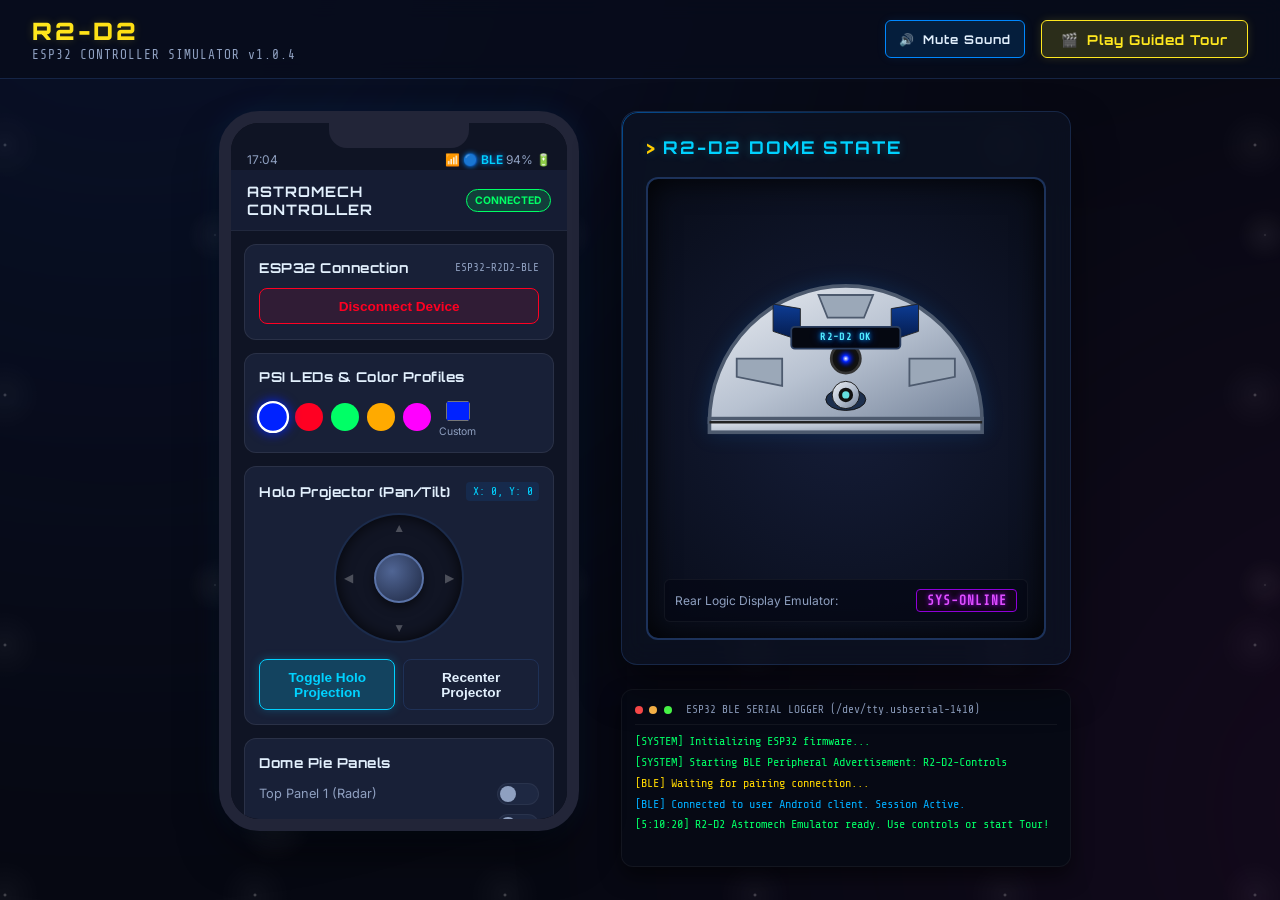
<file: r2d2-demo/index.html>
<!DOCTYPE html>
<html lang="en">
<head>
    <meta charset="UTF-8">
    <meta name="viewport" content="width=device-width, initial-scale=1.0">
    <title>R2-D2 ESP32 Controller - Interactive Demo</title>
    <link rel="stylesheet" href="style.css">
    <link rel="preconnect" href="https://fonts.googleapis.com">
    <link rel="preconnect" href="https://fonts.gstatic.com" crossorigin>
    <link href="https://fonts.googleapis.com/css2?family=Chhare+Mono&family=Inter:wght@300;400;600;700&family=Share+Tech+Mono&family=Orbitron:wght@400;700;900&display=swap" rel="stylesheet">
</head>
<body>
    <div class="stars-bg"></div>
    <div class="nebula-bg"></div>

    <header class="app-header">
        <div class="logo-area">
            <span class="starwars-font">R2-D2</span>
            <span class="subtitle">ESP32 CONTROLLER SIMULATOR v1.0.4</span>
        </div>
        <div class="top-controls">
            <button id="toggle-audio-btn" class="glow-btn small">
                <span class="icon">🔊</span> Mute Sound
            </button>
            <button id="start-walkthrough-btn" class="glow-btn highlight">
                <span class="icon">🎬</span> Play Guided Tour
            </button>
        </div>
    </header>

    <main class="dashboard-grid">
        <!-- LEFT: Android Smartphone Mockup -->
        <section class="phone-mockup-wrapper">
            <div class="phone-frame">
                <div class="phone-camera-notch"></div>
                <div class="phone-screen">
                    <div class="android-status-bar">
                        <span class="time">17:04</span>
                        <div class="icons">
                            <span class="network-icon">📶</span>
                            <span class="bluetooth-icon active" id="ble-indicator">🔵 BLE</span>
                            <span class="battery">94% 🔋</span>
                        </div>
                    </div>

                    <div class="app-nav">
                        <span class="app-title">ASTROMECH CONTROLLER</span>
                        <div class="connection-pill connected" id="connection-pill">CONNECTED</div>
                    </div>

                    <div class="app-content">
                        <!-- Connection Config -->
                        <div class="card connection-settings">
                            <div class="card-header">
                                <h3>ESP32 Connection</h3>
                                <span class="device-name">ESP32-R2D2-BLE</span>
                            </div>
                            <button id="connect-btn" class="app-btn connected-btn">Disconnect Device</button>
                        </div>

                        <!-- LED & PSI Colors -->
                        <div class="card color-settings">
                            <div class="card-header">
                                <h3>PSI LEDs & Color Profiles</h3>
                            </div>
                            <div class="color-options-grid">
                                <button class="color-preset-btn active" data-color="#0022ff" style="--btn-color: #0022ff;"></button>
                                <button class="color-preset-btn" data-color="#ff0022" style="--btn-color: #ff0022;"></button>
                                <button class="color-preset-btn" data-color="#00ff66" style="--btn-color: #00ff66;"></button>
                                <button class="color-preset-btn" data-color="#ffaa00" style="--btn-color: #ffaa00;"></button>
                                <button class="color-preset-btn" data-color="#ff00ff" style="--btn-color: #ff00ff;"></button>
                                <div class="color-picker-wrapper">
                                    <input type="color" id="custom-color-picker" value="#0022ff">
                                    <span>Custom</span>
                                </div>
                            </div>
                        </div>

                        <!-- Holo Projector D-Pad -->
                        <div class="card holo-settings">
                            <div class="card-header">
                                <h3>Holo Projector (Pan/Tilt)</h3>
                                <span class="badge" id="holo-coords">X: 0, Y: 0</span>
                            </div>
                            <div class="joystick-control-area">
                                <div class="joystick-ring">
                                    <div class="joystick-knob" id="joystick-knob"></div>
                                    <button class="joy-dir up" id="joy-up">▲</button>
                                    <button class="joy-dir right" id="joy-right">▶</button>
                                    <button class="joy-dir down" id="joy-down">▼</button>
                                    <button class="joy-dir left" id="joy-left">◀</button>
                                </div>
                                <div class="holo-actions">
                                    <button id="beam-btn" class="app-btn active-glowing">Toggle Holo Projection</button>
                                    <button id="reset-holo-btn" class="app-btn outline">Recenter Projector</button>
                                </div>
                            </div>
                        </div>

                        <!-- Pie Panel Utility Switches -->
                        <div class="card panels-settings">
                            <div class="card-header">
                                <h3>Dome Pie Panels</h3>
                            </div>
                            <div class="switches-grid">
                                <div class="switch-row">
                                    <span class="switch-label">Top Panel 1 (Radar)</span>
                                    <label class="switch">
                                        <input type="checkbox" id="panel-top1">
                                        <span class="slider"></span>
                                    </label>
                                </div>
                                <div class="switch-row">
                                    <span class="switch-label">Top Panel 2 (Scanner)</span>
                                    <label class="switch">
                                        <input type="checkbox" id="panel-top2">
                                        <span class="slider"></span>
                                    </label>
                                </div>
                                <div class="switch-row">
                                    <span class="switch-label">Rear Panel 1 (Saber Link)</span>
                                    <label class="switch">
                                        <input type="checkbox" id="panel-rear1">
                                        <span class="slider"></span>
                                    </label>
                                </div>
                            </div>
                        </div>

                        <!-- Logic Display Messages -->
                        <div class="card logic-settings">
                            <div class="card-header">
                                <h3>Logic Display Text</h3>
                            </div>
                            <div class="input-group">
                                <label for="front-logic-input">Front Logic Display</label>
                                <input type="text" id="front-logic-input" value="R2-D2 OK" maxlength="16" placeholder="Enter text to display...">
                            </div>
                            <div class="input-group">
                                <label for="rear-logic-input">Rear Logic Display</label>
                                <input type="text" id="rear-logic-input" value="SYS-ONLINE" maxlength="16" placeholder="Enter text to display...">
                            </div>
                        </div>
                    </div>
                </div>
            </div>
        </section>

        <!-- RIGHT: Interactive R2-D2 Simulator & Console -->
        <section class="simulator-wrapper">
            <!-- Simulated R2-D2 Head Display -->
            <div class="r2d2-sim-card">
                <div class="glow-rim"></div>
                <h2 class="card-title"><span class="terminal-prompt">&gt;</span> R2-D2 DOME STATE</h2>
                
                <div class="r2d2-viewport">
                    <!-- SVG Vector Model of R2-D2 Dome -->
                    <svg id="r2d2-svg" viewBox="0 0 400 400" xmlns="http://www.w3.org/2000/svg">
                        <defs>
                            <!-- Metallic gradients -->
                            <linearGradient id="dome-grad" x1="0%" y1="0%" x2="100%" y2="100%">
                                <stop offset="0%" stop-color="#eaedf2" />
                                <stop offset="50%" stop-color="#b8c2d1" />
                                <stop offset="100%" stop-color="#738299" />
                            </linearGradient>
                            <linearGradient id="blue-metal" x1="0%" y1="0%" x2="0%" y2="100%">
                                <stop offset="0%" stop-color="#0d3c94" />
                                <stop offset="100%" stop-color="#041a4a" />
                            </linearGradient>
                            <radialGradient id="psi-glow" cx="50%" cy="50%" r="50%">
                                <stop offset="0%" stop-color="#ffffff" />
                                <stop offset="30%" id="psi-glow-mid" stop-color="#0022ff" />
                                <stop offset="100%" stop-color="#000000" stop-opacity="0" />
                            </radialGradient>
                            <radialGradient id="holo-light" cx="50%" cy="50%" r="50%">
                                <stop offset="0%" stop-color="#ffffff" stop-opacity="0.9" />
                                <stop offset="40%" stop-color="#64dfdf" stop-opacity="0.6" />
                                <stop offset="100%" stop-color="#64dfdf" stop-opacity="0" />
                            </radialGradient>
                        </defs>

                        <!-- Dome Main Body -->
                        <path d="M 50 250 A 150 150 0 0 1 350 250 Z" fill="url(#dome-grad)" stroke="#4d5a6e" stroke-width="4" />
                        <rect x="50" y="246" width="300" height="15" fill="url(#dome-grad)" stroke="#4d5a6e" stroke-width="4" />
                        
                        <!-- Dome Panels and Blue Inlays -->
                        <path d="M 120 120 L 150 125 L 150 160 L 120 150 Z" fill="url(#blue-metal)" stroke="#222" />
                        <path d="M 250 125 L 280 120 L 280 150 L 250 160 Z" fill="url(#blue-metal)" stroke="#222" />
                        
                        <!-- Dynamic Pie Panel 1 (Top Left) -->
                        <g id="pie-panel-top1-group">
                            <path id="pie-panel-top1" d="M 80 180 L 130 180 L 130 210 L 80 200 Z" fill="#9ba8b8" stroke="#4d5a6e" stroke-width="2" class="panel-flap" />
                            <!-- Simulated Scanner Inside -->
                            <rect id="scanner-interior" x="85" y="185" width="40" height="15" fill="#111" class="hidden-device" />
                            <circle id="scanner-led" cx="105" cy="192" r="3" fill="#ff0000" class="hidden-device blinking" />
                        </g>

                        <!-- Dynamic Pie Panel 2 (Top Right) -->
                        <g id="pie-panel-top2-group">
                            <path id="pie-panel-top2" d="M 270 180 L 320 180 L 320 200 L 270 210 Z" fill="#9ba8b8" stroke="#4d5a6e" stroke-width="2" class="panel-flap" />
                            <!-- Simulated Radar Inside -->
                            <polygon id="radar-interior" points="280,205 295,185 310,205" fill="#ffd000" class="hidden-device" />
                        </g>

                        <!-- Dynamic Pie Panel 3 (Rear / Center High) -->
                        <g id="pie-panel-rear1-group">
                            <path id="pie-panel-rear1" d="M 170 110 L 230 110 L 220 135 L 180 135 Z" fill="#9ba8b8" stroke="#4d5a6e" stroke-width="2" class="panel-flap" />
                        </g>

                        <!-- Main LED (PSI) Status Display -->
                        <circle cx="200" cy="180" r="16" fill="#111" stroke="#333" stroke-width="3" />
                        <circle id="psi-led-light" cx="200" cy="180" r="12" fill="url(#psi-glow)" />

                        <!-- Front Logic Display Matrix Display -->
                        <rect x="140" y="145" width="120" height="24" fill="#050811" rx="4" stroke="#2a3d5e" stroke-width="2" />
                        <foreignObject x="142" y="147" width="116" height="20">
                            <div xmlns="http://www.w3.org/1999/xhtml" class="matrix-text" id="front-logic-matrix">
                                R2-D2 OK
                            </div>
                        </foreignObject>

                        <!-- Holo Projector Unit (Pan/Tilt) -->
                        <g id="holo-projector-assembly" transform="translate(0, 0)">
                            <!-- Base Socket -->
                            <ellipse cx="200" cy="225" rx="22" ry="12" fill="#1d2f4d" stroke="#111" />
                            <!-- Moving Projector Eyeball -->
                            <g id="holo-eye">
                                <circle cx="200" cy="220" r="15" fill="url(#dome-grad)" stroke="#111" />
                                <circle cx="200" cy="220" r="8" fill="#111" />
                                <circle id="holo-lens-glow" cx="200" cy="220" r="4" fill="#64dfdf" />
                            </g>
                            <!-- Projection Beam Ray -->
                            <polygon id="holo-beam-ray" points="200,220 100,380 300,380" fill="url(#holo-light)" style="mix-blend-mode: screen; pointer-events: none; opacity: 0;" />
                        </g>

                        <!-- Frame Details -->
                        <line x1="50" y1="250" x2="350" y2="250" stroke="#222" stroke-width="3" />
                    </svg>

                    <!-- Overlay information display of rear logic display (not visible directly on R2's face) -->
                    <div class="rear-logic-monitor">
                        <span class="label">Rear Logic Display Emulator:</span>
                        <div class="rear-matrix" id="rear-logic-matrix">SYS-ONLINE</div>
                    </div>
                </div>
            </div>

            <!-- ESP32 Console Panel -->
            <div class="esp32-console-card">
                <div class="console-header">
                    <span class="dot red"></span>
                    <span class="dot yellow"></span>
                    <span class="dot green"></span>
                    <span class="terminal-title">ESP32 BLE SERIAL LOGGER (/dev/tty.usbserial-1410)</span>
                </div>
                <div class="console-body" id="console-logs">
                    <div class="line green">[SYSTEM] Initializing ESP32 firmware...</div>
                    <div class="line green">[SYSTEM] Starting BLE Peripheral Advertisement: R2-D2-Controls</div>
                    <div class="line yellow">[BLE] Waiting for pairing connection...</div>
                    <div class="line blue">[BLE] Connected to user Android client. Session Active.</div>
                </div>
            </div>
        </section>
    </main>

    <!-- Guided Walkthrough Video Simulator Overlay Control -->
    <footer class="walkthrough-control-bar" id="walkthrough-bar" style="display: none;">
        <div class="timeline-progress-container">
            <div class="timeline-bar" id="timeline-bar"></div>
        </div>
        <div class="control-row">
            <div class="info">
                <span class="status-badge">GUIDED DEMO</span>
                <p class="walkthrough-instruction" id="walkthrough-instruction">Welcome! Press play to begin the demonstration.</p>
            </div>
            <div class="action-buttons">
                <button id="wt-prev" class="wt-btn">◀ Prev</button>
                <button id="wt-play-pause" class="wt-btn highlight">Play</button>
                <button id="wt-next" class="wt-btn">Next ▶</button>
                <button id="wt-close" class="wt-btn outline">Exit Tour</button>
            </div>
        </div>
    </footer>

    <!-- Interactive Projection Screen (Hologram target) -->
    <div id="hologram-screen" class="hologram-overlay">
        <div class="holo-content">
            <div class="holo-static"></div>
            <div class="holo-flicker"></div>
            <div class="holo-message">
                <h3 class="holo-title">PROJECTING ARCHIVE DATA</h3>
                <pre class="holo-art">
     /\_/\
    ( o.o )   - "HELP ME OBI-WAN,
     > ^ <     YOU'RE MY ONLY HOPE!"
                </pre>
                <p class="holo-details">File: leia_message.holo [Size: 14.8MB]</p>
            </div>
        </div>
    </div>

    <script src="app.js"></script>
</body>
</html>
</file>
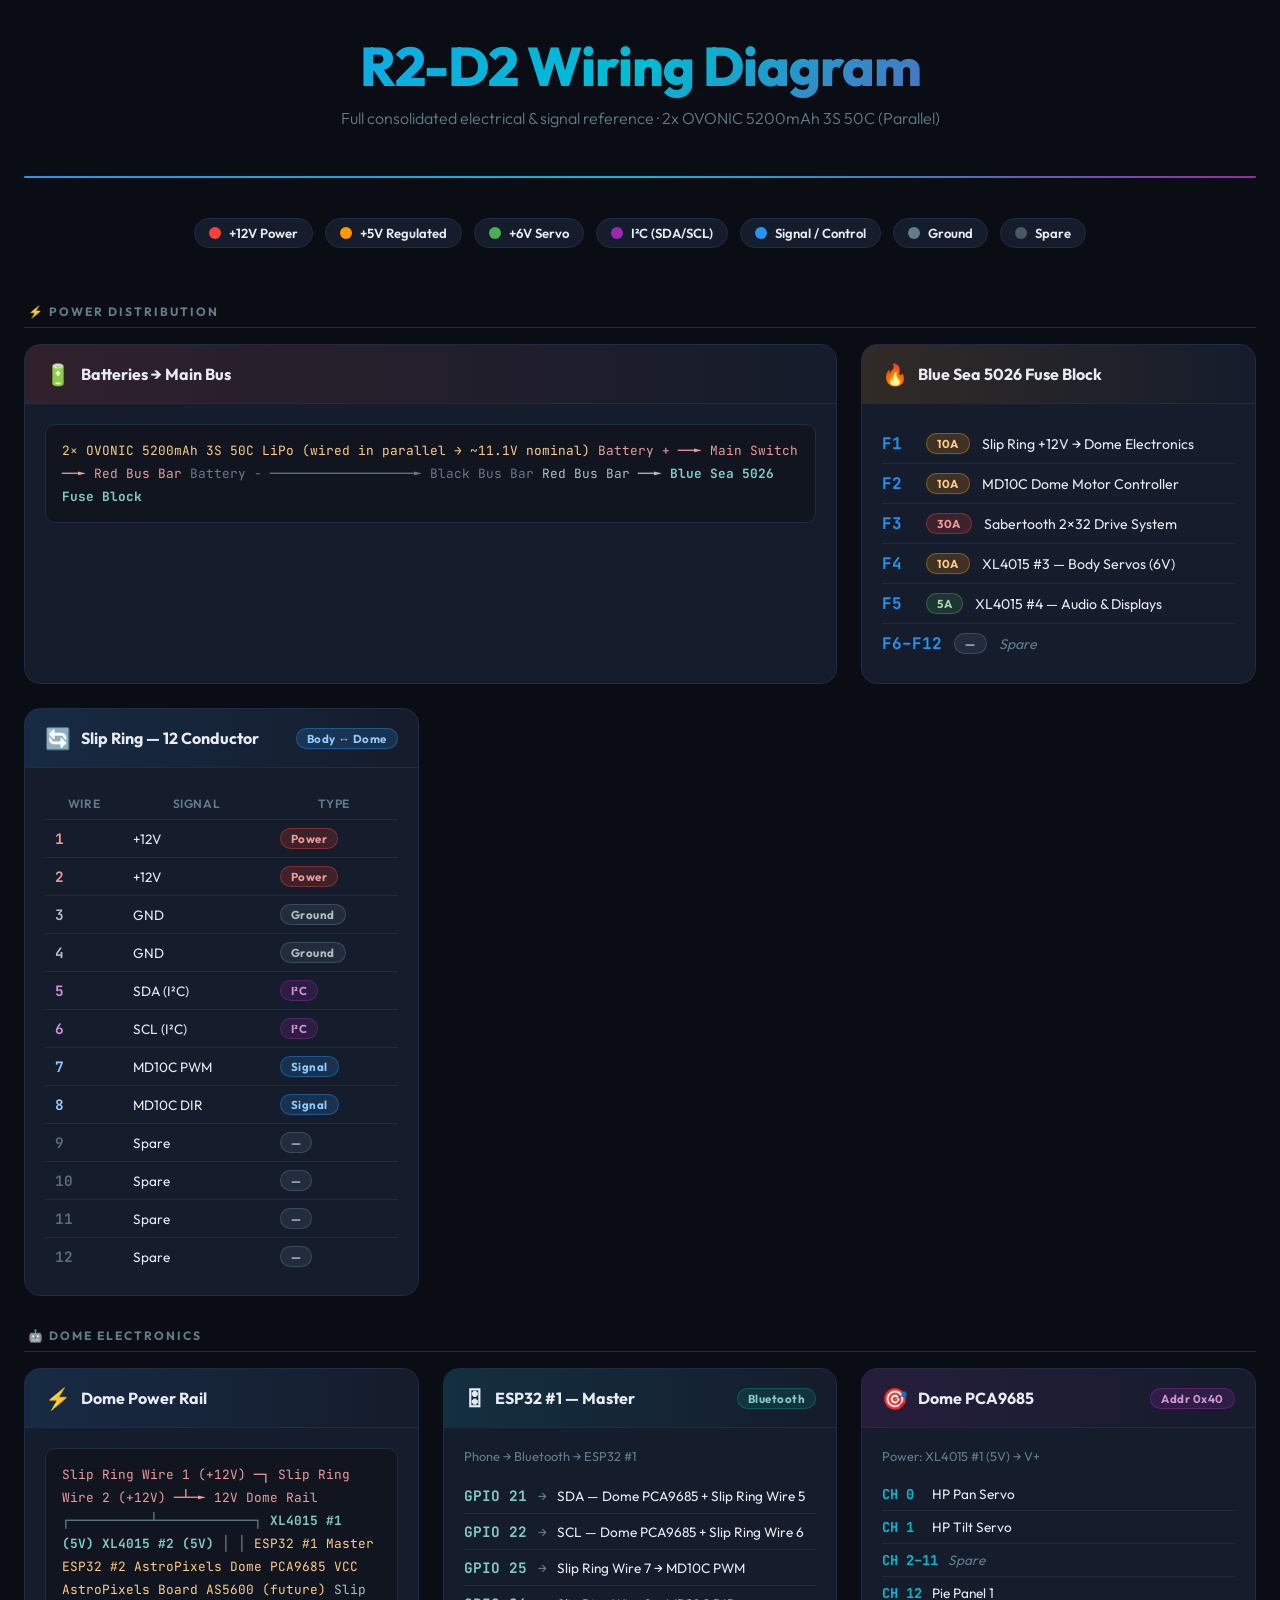
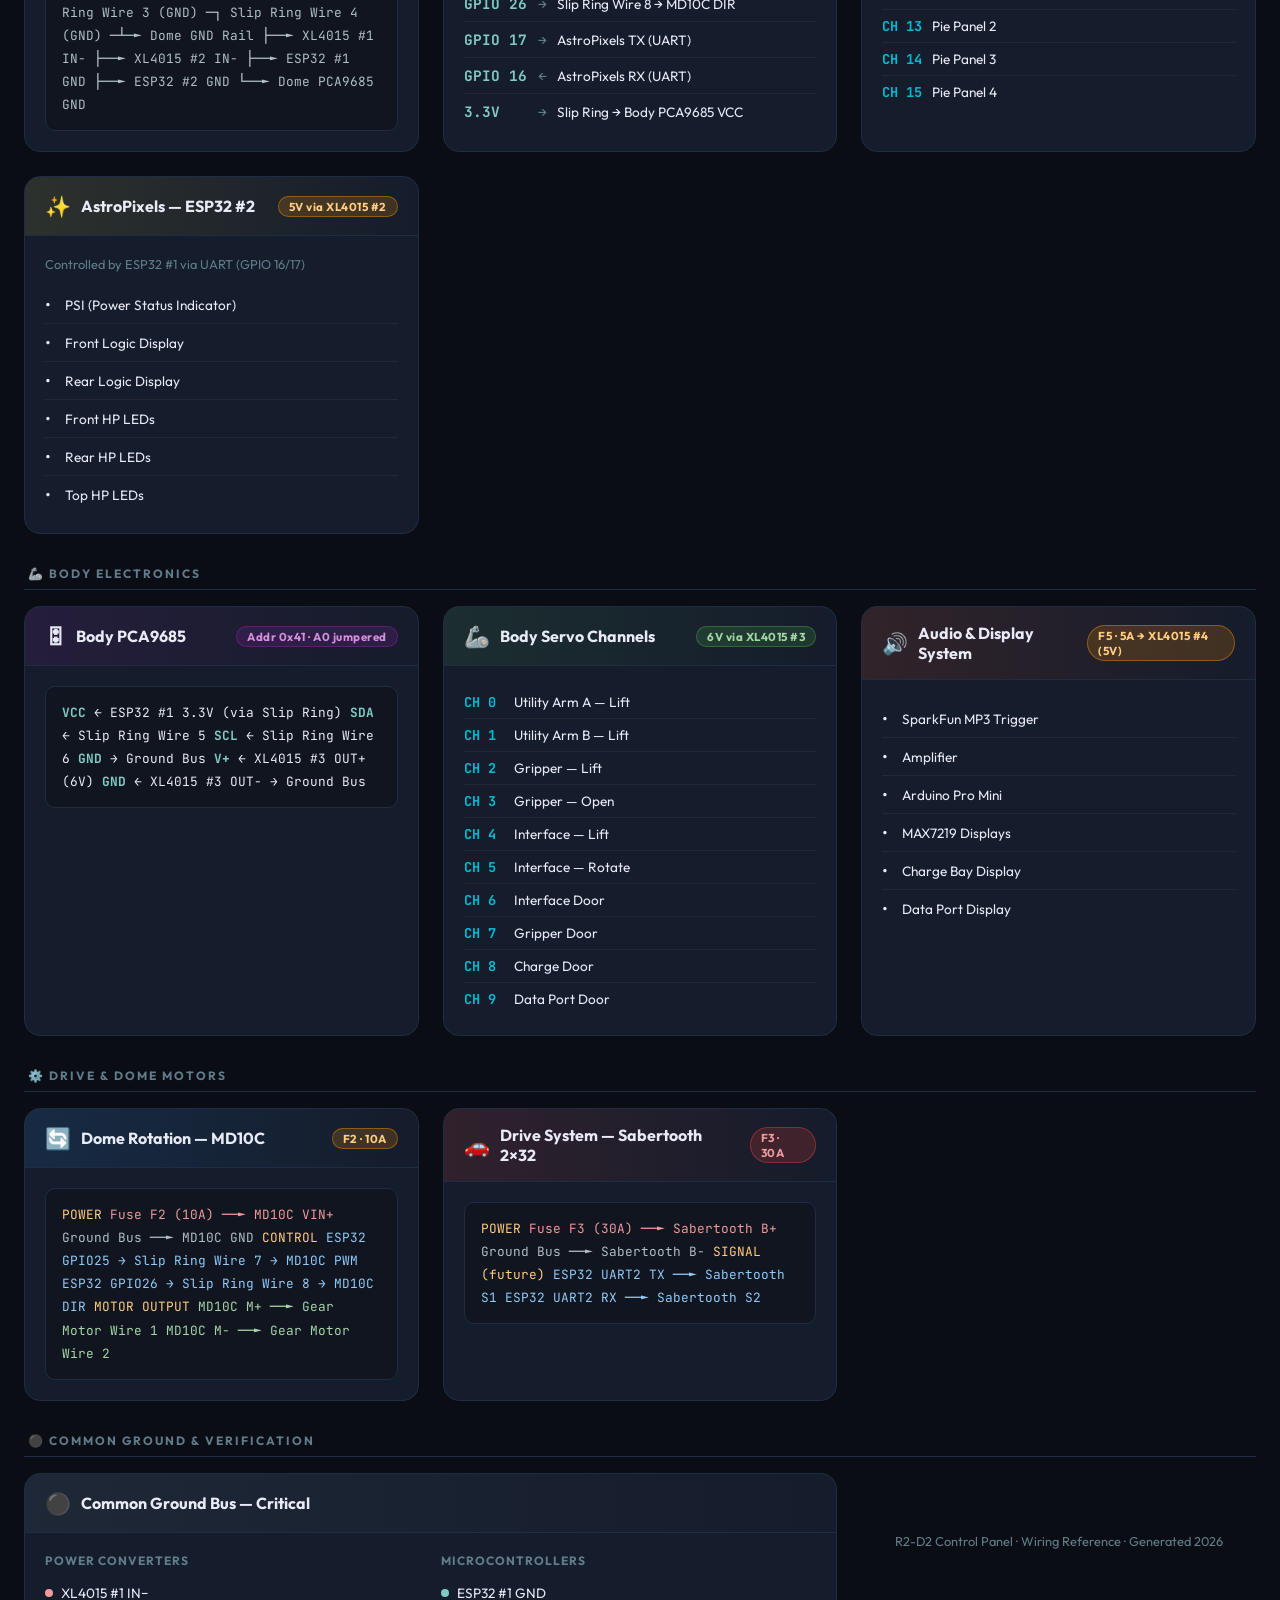
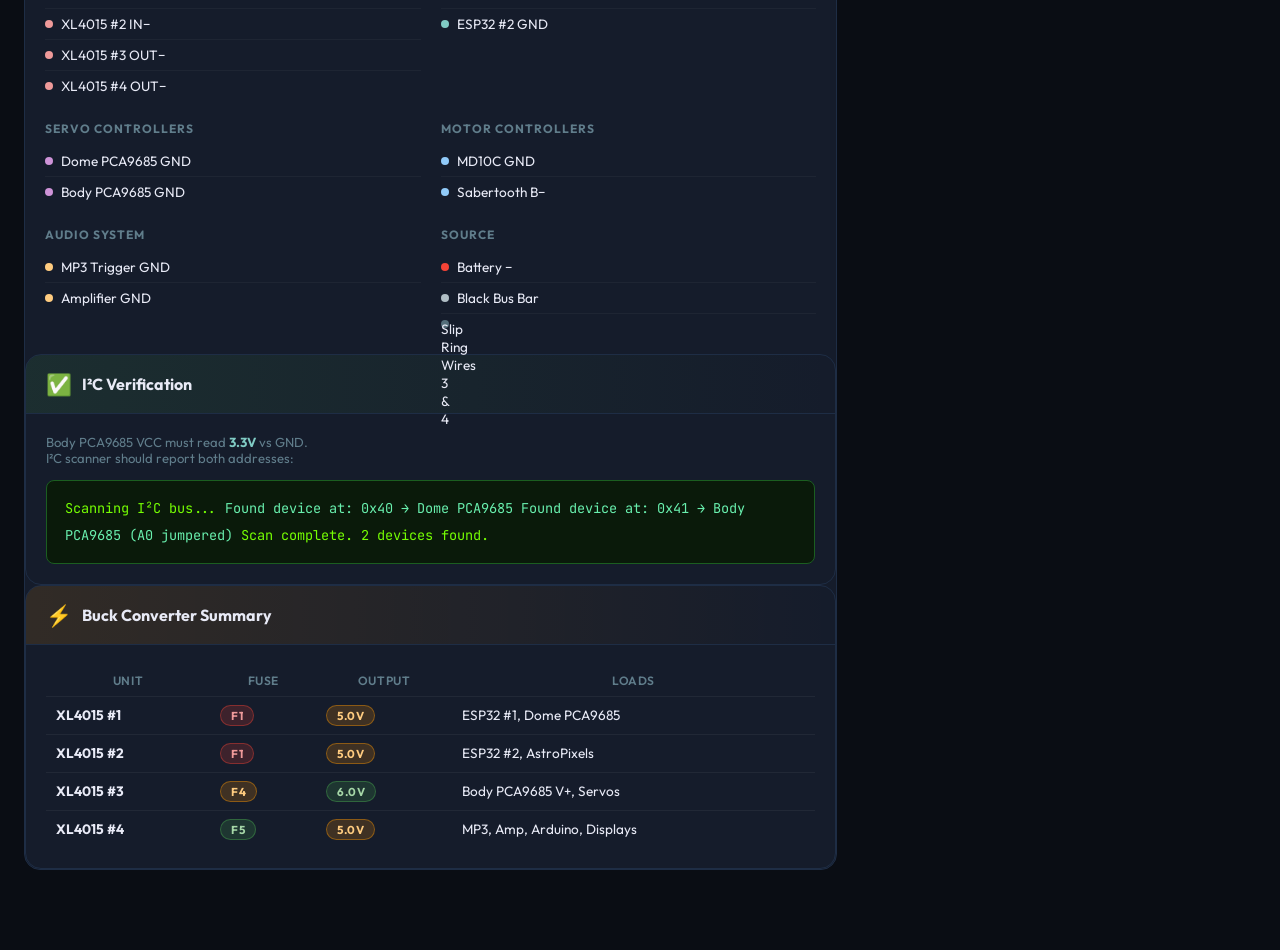
<file: r2d2-wiring.html>
<!DOCTYPE html>
<html lang="en">
<head>
  <meta charset="UTF-8" />
  <meta name="viewport" content="width=device-width, initial-scale=1.0"/>
  <title>R2-D2 Wiring Diagram</title>
  <style>
    @import url('https://fonts.googleapis.com/css2?family=JetBrains+Mono:wght@400;600;700&family=Outfit:wght@300;400;600;700;800&display=swap');

    :root {
      --bg:        #0a0d14;
      --surface:   #10151f;
      --card:      #151c2b;
      --border:    #1e2d45;
      --accent:    #2196f3;
      --accent2:   #00bcd4;
      --warn:      #ff9800;
      --danger:    #f44336;
      --success:   #4caf50;
      --purple:    #9c27b0;
      --teal:      #009688;
      --text:      #e8eaf6;
      --muted:     #607d8b;
      --wire-12v:  #f44336;
      --wire-gnd:  #212121;
      --wire-sig:  #2196f3;
      --wire-i2c:  #9c27b0;
      --wire-pwr5: #ff9800;
      --wire-pwr6: #4caf50;
    }

    * { box-sizing: border-box; margin: 0; padding: 0; }

    body {
      background: var(--bg);
      color: var(--text);
      font-family: 'Outfit', sans-serif;
      min-height: 100vh;
      padding: 32px 24px 80px;
    }

    /* ─── HEADER ─────────────────────────────────────────── */
    header {
      text-align: center;
      margin-bottom: 48px;
    }
    header h1 {
      font-size: clamp(2rem, 5vw, 3.4rem);
      font-weight: 800;
      background: linear-gradient(135deg, #2196f3, #00bcd4, #9c27b0);
      -webkit-background-clip: text;
      -webkit-text-fill-color: transparent;
      background-clip: text;
      letter-spacing: -1px;
    }
    header p {
      color: var(--muted);
      margin-top: 8px;
      font-size: 1rem;
      font-weight: 300;
    }

    /* ─── LEGEND ─────────────────────────────────────────── */
    .legend {
      display: flex;
      flex-wrap: wrap;
      gap: 12px;
      justify-content: center;
      margin-bottom: 48px;
    }
    .legend-item {
      display: flex;
      align-items: center;
      gap: 8px;
      background: var(--card);
      border: 1px solid var(--border);
      border-radius: 20px;
      padding: 6px 14px;
      font-size: 0.82rem;
      font-weight: 600;
    }
    .legend-dot {
      width: 12px; height: 12px;
      border-radius: 50%;
    }

    /* ─── GRID LAYOUT ────────────────────────────────────── */
    .diagram-grid {
      display: grid;
      grid-template-columns: repeat(auto-fill, minmax(340px, 1fr));
      gap: 24px;
      max-width: 1400px;
      margin: 0 auto;
    }

    /* wide sections */
    .span2 { grid-column: span 2; }
    @media (max-width: 720px) { .span2 { grid-column: span 1; } }

    /* ─── CARD ───────────────────────────────────────────── */
    .card {
      background: var(--card);
      border: 1px solid var(--border);
      border-radius: 16px;
      overflow: hidden;
      transition: box-shadow 0.25s;
    }
    .card:hover {
      box-shadow: 0 0 0 1px var(--accent), 0 8px 32px rgba(33,150,243,0.12);
    }
    .card-header {
      display: flex;
      align-items: center;
      gap: 10px;
      padding: 16px 20px;
      border-bottom: 1px solid var(--border);
      font-weight: 700;
      font-size: 1rem;
    }
    .card-header .icon { font-size: 1.3rem; }
    .card-body { padding: 20px; }

    /* ─── CHIP / BADGE ───────────────────────────────────── */
    .badge {
      display: inline-block;
      padding: 2px 10px;
      border-radius: 20px;
      font-size: 0.72rem;
      font-weight: 700;
      letter-spacing: 0.5px;
    }
    .badge-red    { background: rgba(244,67,54,.18);  color: #ef9a9a; border: 1px solid rgba(244,67,54,.4);  }
    .badge-blue   { background: rgba(33,150,243,.18); color: #90caf9; border: 1px solid rgba(33,150,243,.4); }
    .badge-green  { background: rgba(76,175,80,.18);  color: #a5d6a7; border: 1px solid rgba(76,175,80,.4);  }
    .badge-orange { background: rgba(255,152,0,.18);  color: #ffcc80; border: 1px solid rgba(255,152,0,.4);  }
    .badge-purple { background: rgba(156,39,176,.18); color: #ce93d8; border: 1px solid rgba(156,39,176,.4); }
    .badge-teal   { background: rgba(0,150,136,.18);  color: #80cbc4; border: 1px solid rgba(0,150,136,.4);  }
    .badge-gray   { background: rgba(96,125,139,.18); color: #b0bec5; border: 1px solid rgba(96,125,139,.4); }

    /* ─── WIRE TABLE ─────────────────────────────────────── */
    .wire-table { width: 100%; border-collapse: collapse; }
    .wire-table td, .wire-table th {
      padding: 8px 10px;
      border-bottom: 1px solid rgba(255,255,255,0.05);
      font-size: 0.85rem;
    }
    .wire-table th {
      color: var(--muted);
      font-size: 0.75rem;
      font-weight: 600;
      text-transform: uppercase;
      letter-spacing: 0.6px;
    }
    .wire-table tr:last-child td { border-bottom: none; }
    .wire-num {
      font-family: 'JetBrains Mono', monospace;
      font-weight: 700;
      font-size: 0.9rem;
    }

    /* ─── FUSE TABLE ─────────────────────────────────────── */
    .fuse-row {
      display: flex;
      align-items: center;
      gap: 12px;
      padding: 9px 0;
      border-bottom: 1px solid rgba(255,255,255,0.05);
    }
    .fuse-row:last-child { border-bottom: none; }
    .fuse-id {
      font-family: 'JetBrains Mono', monospace;
      font-weight: 700;
      color: var(--accent);
      min-width: 32px;
    }
    .fuse-desc { flex: 1; font-size: 0.88rem; }
    .fuse-spare { color: var(--muted); font-style: italic; }

    /* ─── GPIO TABLE ─────────────────────────────────────── */
    .gpio-row {
      display: flex;
      align-items: center;
      gap: 10px;
      padding: 8px 0;
      border-bottom: 1px solid rgba(255,255,255,0.05);
      font-size: 0.85rem;
    }
    .gpio-row:last-child { border-bottom: none; }
    .gpio-pin {
      font-family: 'JetBrains Mono', monospace;
      font-weight: 700;
      font-size: 0.9rem;
      color: #80cbc4;
      min-width: 64px;
    }
    .arrow { color: var(--muted); }

    /* ─── CHANNEL LIST ───────────────────────────────────── */
    .ch-row {
      display: flex;
      align-items: center;
      gap: 10px;
      padding: 7px 0;
      border-bottom: 1px solid rgba(255,255,255,0.05);
      font-size: 0.85rem;
    }
    .ch-row:last-child { border-bottom: none; }
    .ch-num {
      font-family: 'JetBrains Mono', monospace;
      font-weight: 700;
      color: var(--accent2);
      min-width: 40px;
    }

    /* ─── POWER FLOW ─────────────────────────────────────── */
    .flow-block {
      background: var(--surface);
      border: 1px solid var(--border);
      border-radius: 10px;
      padding: 14px 16px;
      margin-bottom: 12px;
      font-family: 'JetBrains Mono', monospace;
      font-size: 0.8rem;
      line-height: 1.8;
    }
    .flow-block:last-child { margin-bottom: 0; }
    .flow-plus  { color: #ef9a9a; }
    .flow-minus { color: var(--muted); }
    .flow-node  { color: #80cbc4; font-weight: 700; }
    .flow-arrow { color: var(--muted); }
    .flow-label { color: #ffcc80; }

    /* ─── GROUND LIST ────────────────────────────────────── */
    .gnd-item {
      display: flex;
      align-items: center;
      gap: 8px;
      padding: 6px 0;
      font-size: 0.85rem;
      border-bottom: 1px solid rgba(255,255,255,0.04);
    }
    .gnd-item:last-child { border-bottom: none; }
    .gnd-dot {
      width: 8px; height: 8px;
      border-radius: 50%;
      background: #b0bec5;
      flex-shrink: 0;
    }

    /* ─── SECTION LABEL ──────────────────────────────────── */
    .section-label {
      grid-column: 1 / -1;
      padding: 8px 4px;
      font-size: 0.75rem;
      font-weight: 700;
      text-transform: uppercase;
      letter-spacing: 2px;
      color: var(--muted);
      border-bottom: 1px solid var(--border);
      margin-bottom: -8px;
    }

    /* ─── I2C SCANNER ────────────────────────────────────── */
    .scanner-box {
      background: #0a1a0a;
      border: 1px solid #1b5e20;
      border-radius: 8px;
      padding: 14px 18px;
      font-family: 'JetBrains Mono', monospace;
      font-size: 0.85rem;
      line-height: 2;
    }
    .scanner-found { color: #69f0ae; }
    .scanner-prompt { color: #76ff03; }

    /* ─── ANIMATED ACCENT LINE ───────────────────────────── */
    .accentline {
      height: 2px;
      background: linear-gradient(90deg, var(--accent), var(--accent2), var(--purple));
      border-radius: 2px;
      margin-bottom: 40px;
      max-width: 1400px;
      margin-left: auto;
      margin-right: auto;
    }

    /* ─── FOOTER ─────────────────────────────────────────── */
    footer {
      text-align: center;
      margin-top: 60px;
      color: var(--muted);
      font-size: 0.8rem;
    }
  </style>
</head>
<body>

<header>
  <h1>R2-D2 Wiring Diagram</h1>
  <p>Full consolidated electrical & signal reference · 2x OVONIC 5200mAh 3S 50C (Parallel)</p>
</header>

<div class="accentline"></div>

<!-- LEGEND -->
<div class="legend">
  <div class="legend-item"><div class="legend-dot" style="background:#f44336"></div> +12V Power</div>
  <div class="legend-item"><div class="legend-dot" style="background:#ff9800"></div> +5V Regulated</div>
  <div class="legend-item"><div class="legend-dot" style="background:#4caf50"></div> +6V Servo</div>
  <div class="legend-item"><div class="legend-dot" style="background:#9c27b0"></div> I²C (SDA/SCL)</div>
  <div class="legend-item"><div class="legend-dot" style="background:#2196f3"></div> Signal / Control</div>
  <div class="legend-item"><div class="legend-dot" style="background:#607d8b"></div> Ground</div>
  <div class="legend-item"><div class="legend-dot" style="background:#455a64"></div> Spare</div>
</div>

<div class="diagram-grid">

  <!-- ── SECTION: POWER ── -->
  <div class="section-label">⚡ Power Distribution</div>

  <!-- BATTERIES & MAIN BUS -->
  <div class="card span2">
    <div class="card-header" style="background: linear-gradient(90deg,rgba(244,67,54,.12),transparent)">
      <span class="icon">🔋</span> Batteries → Main Bus
    </div>
    <div class="card-body">
      <div class="flow-block">
<span class="flow-label">2× OVONIC 5200mAh 3S 50C LiPo  (wired in parallel → ~11.1V nominal)</span>

<span class="flow-plus">Battery +  ──►  Main Switch  ──►  Red Bus Bar</span>
<span class="flow-minus">Battery −  ──────────────────►  Black Bus Bar</span>

<span style="color:#b0bec5">Red Bus Bar  ──►  </span><span class="flow-node">Blue Sea 5026 Fuse Block</span>
      </div>
    </div>
  </div>

  <!-- FUSE BLOCK -->
  <div class="card">
    <div class="card-header" style="background: linear-gradient(90deg,rgba(255,152,0,.12),transparent)">
      <span class="icon">🔥</span> Blue Sea 5026 Fuse Block
    </div>
    <div class="card-body">
      <div class="fuse-row"><span class="fuse-id">F1</span><span class="badge badge-orange">10A</span><span class="fuse-desc">Slip Ring +12V → Dome Electronics</span></div>
      <div class="fuse-row"><span class="fuse-id">F2</span><span class="badge badge-orange">10A</span><span class="fuse-desc">MD10C Dome Motor Controller</span></div>
      <div class="fuse-row"><span class="fuse-id">F3</span><span class="badge badge-red">30A</span><span class="fuse-desc">Sabertooth 2×32 Drive System</span></div>
      <div class="fuse-row"><span class="fuse-id">F4</span><span class="badge badge-orange">10A</span><span class="fuse-desc">XL4015 #3 — Body Servos (6V)</span></div>
      <div class="fuse-row"><span class="fuse-id">F5</span><span class="badge badge-green">5A</span><span class="fuse-desc">XL4015 #4 — Audio &amp; Displays</span></div>
      <div class="fuse-row"><span class="fuse-id">F6–F12</span><span class="badge badge-gray">—</span><span class="fuse-desc fuse-spare">Spare</span></div>
    </div>
  </div>

  <!-- SLIP RING -->
  <div class="card">
    <div class="card-header" style="background: linear-gradient(90deg,rgba(33,150,243,.12),transparent)">
      <span class="icon">🔄</span> Slip Ring — 12 Conductor
      <span class="badge badge-blue" style="margin-left:auto">Body ↔ Dome</span>
    </div>
    <div class="card-body">
      <table class="wire-table">
        <thead><tr><th>Wire</th><th>Signal</th><th>Type</th></tr></thead>
        <tbody>
          <tr><td><span class="wire-num" style="color:#ef9a9a">1</span></td><td>+12V</td><td><span class="badge badge-red">Power</span></td></tr>
          <tr><td><span class="wire-num" style="color:#ef9a9a">2</span></td><td>+12V</td><td><span class="badge badge-red">Power</span></td></tr>
          <tr><td><span class="wire-num" style="color:#b0bec5">3</span></td><td>GND</td><td><span class="badge badge-gray">Ground</span></td></tr>
          <tr><td><span class="wire-num" style="color:#b0bec5">4</span></td><td>GND</td><td><span class="badge badge-gray">Ground</span></td></tr>
          <tr><td><span class="wire-num" style="color:#ce93d8">5</span></td><td>SDA (I²C)</td><td><span class="badge badge-purple">I²C</span></td></tr>
          <tr><td><span class="wire-num" style="color:#ce93d8">6</span></td><td>SCL (I²C)</td><td><span class="badge badge-purple">I²C</span></td></tr>
          <tr><td><span class="wire-num" style="color:#90caf9">7</span></td><td>MD10C PWM</td><td><span class="badge badge-blue">Signal</span></td></tr>
          <tr><td><span class="wire-num" style="color:#90caf9">8</span></td><td>MD10C DIR</td><td><span class="badge badge-blue">Signal</span></td></tr>
          <tr><td><span class="wire-num" style="color:#546e7a">9</span></td><td>Spare</td><td><span class="badge badge-gray">—</span></td></tr>
          <tr><td><span class="wire-num" style="color:#546e7a">10</span></td><td>Spare</td><td><span class="badge badge-gray">—</span></td></tr>
          <tr><td><span class="wire-num" style="color:#546e7a">11</span></td><td>Spare</td><td><span class="badge badge-gray">—</span></td></tr>
          <tr><td><span class="wire-num" style="color:#546e7a">12</span></td><td>Spare</td><td><span class="badge badge-gray">—</span></td></tr>
        </tbody>
      </table>
    </div>
  </div>

  <!-- ── SECTION: DOME ── -->
  <div class="section-label">🤖 Dome Electronics</div>

  <!-- DOME POWER -->
  <div class="card">
    <div class="card-header" style="background: linear-gradient(90deg,rgba(33,150,243,.12),transparent)">
      <span class="icon">⚡</span> Dome Power Rail
    </div>
    <div class="card-body">
      <div class="flow-block">
<span style="color:#ef9a9a">Slip Ring Wire 1 (+12V) ─┐</span>
<span style="color:#ef9a9a">Slip Ring Wire 2 (+12V) ─┴─►  12V Dome Rail</span>

<span class="flow-arrow">         ┌──────────┴────────────┐</span>
<span class="flow-node">    XL4015 #1 (5V)      XL4015 #2 (5V)</span>
<span class="flow-arrow">         │                    │</span>
<span style="color:#ffcc80">   ESP32 #1 Master     ESP32 #2 AstroPixels</span>
<span style="color:#ffcc80">   Dome PCA9685 VCC    AstroPixels Board</span>
<span style="color:#ffcc80">   AS5600 (future)</span>

<span style="color:#b0bec5">Slip Ring Wire 3 (GND) ─┐</span>
<span style="color:#b0bec5">Slip Ring Wire 4 (GND) ─┴─►  Dome GND Rail</span>
<span style="color:#b0bec5">         ├──► XL4015 #1 IN−</span>
<span style="color:#b0bec5">         ├──► XL4015 #2 IN−</span>
<span style="color:#b0bec5">         ├──► ESP32 #1 GND</span>
<span style="color:#b0bec5">         ├──► ESP32 #2 GND</span>
<span style="color:#b0bec5">         └──► Dome PCA9685 GND</span>
      </div>
    </div>
  </div>

  <!-- ESP32 #1 -->
  <div class="card">
    <div class="card-header" style="background: linear-gradient(90deg,rgba(0,188,212,.12),transparent)">
      <span class="icon">🎛</span> ESP32 #1 — Master
      <span class="badge badge-teal" style="margin-left:auto">Bluetooth</span>
    </div>
    <div class="card-body">
      <p style="font-size:0.8rem;color:var(--muted);margin-bottom:14px">Phone → Bluetooth → ESP32 #1</p>
      <div class="gpio-row"><span class="gpio-pin">GPIO 21</span><span class="arrow">→</span><span>SDA — Dome PCA9685 + Slip Ring Wire 5</span></div>
      <div class="gpio-row"><span class="gpio-pin">GPIO 22</span><span class="arrow">→</span><span>SCL — Dome PCA9685 + Slip Ring Wire 6</span></div>
      <div class="gpio-row"><span class="gpio-pin">GPIO 25</span><span class="arrow">→</span><span>Slip Ring Wire 7 → MD10C PWM</span></div>
      <div class="gpio-row"><span class="gpio-pin">GPIO 26</span><span class="arrow">→</span><span>Slip Ring Wire 8 → MD10C DIR</span></div>
      <div class="gpio-row"><span class="gpio-pin">GPIO 17</span><span class="arrow">→</span><span>AstroPixels TX (UART)</span></div>
      <div class="gpio-row"><span class="gpio-pin">GPIO 16</span><span class="arrow">←</span><span>AstroPixels RX (UART)</span></div>
      <div class="gpio-row"><span class="gpio-pin">3.3V</span><span class="arrow">→</span><span>Slip Ring → Body PCA9685 VCC</span></div>
    </div>
  </div>

  <!-- DOME PCA9685 -->
  <div class="card">
    <div class="card-header" style="background: linear-gradient(90deg,rgba(156,39,176,.12),transparent)">
      <span class="icon">🎯</span> Dome PCA9685
      <span class="badge badge-purple" style="margin-left:auto">Addr 0x40</span>
    </div>
    <div class="card-body">
      <p style="font-size:0.8rem;color:var(--muted);margin-bottom:14px">Power: XL4015 #1 (5V) → V+</p>
      <div class="ch-row"><span class="ch-num">CH 0</span> HP Pan Servo</div>
      <div class="ch-row"><span class="ch-num">CH 1</span> HP Tilt Servo</div>
      <div class="ch-row"><span class="ch-num">CH 2–11</span><span style="color:var(--muted);font-style:italic">Spare</span></div>
      <div class="ch-row"><span class="ch-num">CH 12</span> Pie Panel 1</div>
      <div class="ch-row"><span class="ch-num">CH 13</span> Pie Panel 2</div>
      <div class="ch-row"><span class="ch-num">CH 14</span> Pie Panel 3</div>
      <div class="ch-row"><span class="ch-num">CH 15</span> Pie Panel 4</div>
    </div>
  </div>

  <!-- ASTROPIXELS -->
  <div class="card">
    <div class="card-header" style="background: linear-gradient(90deg,rgba(255,235,59,.1),transparent)">
      <span class="icon">✨</span> AstroPixels — ESP32 #2
      <span class="badge badge-orange" style="margin-left:auto">5V via XL4015 #2</span>
    </div>
    <div class="card-body">
      <p style="font-size:0.8rem;color:var(--muted);margin-bottom:14px">Controlled by ESP32 #1 via UART (GPIO 16/17)</p>
      <div class="ch-row"><span style="font-size:1.1rem;margin-right:4px">•</span> PSI (Power Status Indicator)</div>
      <div class="ch-row"><span style="font-size:1.1rem;margin-right:4px">•</span> Front Logic Display</div>
      <div class="ch-row"><span style="font-size:1.1rem;margin-right:4px">•</span> Rear Logic Display</div>
      <div class="ch-row"><span style="font-size:1.1rem;margin-right:4px">•</span> Front HP LEDs</div>
      <div class="ch-row"><span style="font-size:1.1rem;margin-right:4px">•</span> Rear HP LEDs</div>
      <div class="ch-row"><span style="font-size:1.1rem;margin-right:4px">•</span> Top HP LEDs</div>
    </div>
  </div>

  <!-- ── SECTION: BODY ── -->
  <div class="section-label">🦾 Body Electronics</div>

  <!-- BODY PCA9685 -->
  <div class="card">
    <div class="card-header" style="background: linear-gradient(90deg,rgba(156,39,176,.12),transparent)">
      <span class="icon">🎛</span> Body PCA9685
      <span class="badge badge-purple" style="margin-left:auto">Addr 0x41 · A0 jumpered</span>
    </div>
    <div class="card-body">
      <div class="flow-block">
<span class="flow-node">VCC</span>  ← ESP32 #1 3.3V  (via Slip Ring)
<span class="flow-node">SDA</span>  ← Slip Ring Wire 5
<span class="flow-node">SCL</span>  ← Slip Ring Wire 6
<span class="flow-node">GND</span>  → Ground Bus

<span class="flow-node">V+</span>   ← XL4015 #3 OUT+ (6V)
<span class="flow-node">GND</span>  ← XL4015 #3 OUT− → Ground Bus
      </div>
    </div>
  </div>

  <!-- BODY SERVO CHANNELS -->
  <div class="card">
    <div class="card-header" style="background: linear-gradient(90deg,rgba(76,175,80,.12),transparent)">
      <span class="icon">🦾</span> Body Servo Channels
      <span class="badge badge-green" style="margin-left:auto">6V via XL4015 #3</span>
    </div>
    <div class="card-body">
      <div class="ch-row"><span class="ch-num">CH 0</span> Utility Arm A — Lift</div>
      <div class="ch-row"><span class="ch-num">CH 1</span> Utility Arm B — Lift</div>
      <div class="ch-row"><span class="ch-num">CH 2</span> Gripper — Lift</div>
      <div class="ch-row"><span class="ch-num">CH 3</span> Gripper — Open</div>
      <div class="ch-row"><span class="ch-num">CH 4</span> Interface — Lift</div>
      <div class="ch-row"><span class="ch-num">CH 5</span> Interface — Rotate</div>
      <div class="ch-row"><span class="ch-num">CH 6</span> Interface Door</div>
      <div class="ch-row"><span class="ch-num">CH 7</span> Gripper Door</div>
      <div class="ch-row"><span class="ch-num">CH 8</span> Charge Door</div>
      <div class="ch-row"><span class="ch-num">CH 9</span> Data Port Door</div>
    </div>
  </div>

  <!-- AUDIO SYSTEM -->
  <div class="card">
    <div class="card-header" style="background: linear-gradient(90deg,rgba(255,87,34,.12),transparent)">
      <span class="icon">🔊</span> Audio &amp; Display System
      <span class="badge badge-orange" style="margin-left:auto">F5 · 5A → XL4015 #4 (5V)</span>
    </div>
    <div class="card-body">
      <div class="ch-row"><span style="font-size:1.1rem;margin-right:4px">•</span> SparkFun MP3 Trigger</div>
      <div class="ch-row"><span style="font-size:1.1rem;margin-right:4px">•</span> Amplifier</div>
      <div class="ch-row"><span style="font-size:1.1rem;margin-right:4px">•</span> Arduino Pro Mini</div>
      <div class="ch-row"><span style="font-size:1.1rem;margin-right:4px">•</span> MAX7219 Displays</div>
      <div class="ch-row"><span style="font-size:1.1rem;margin-right:4px">•</span> Charge Bay Display</div>
      <div class="ch-row"><span style="font-size:1.1rem;margin-right:4px">•</span> Data Port Display</div>
    </div>
  </div>

  <!-- ── SECTION: MOTORS ── -->
  <div class="section-label">⚙️ Drive & Dome Motors</div>

  <!-- MD10C DOME ROTATION -->
  <div class="card">
    <div class="card-header" style="background: linear-gradient(90deg,rgba(33,150,243,.12),transparent)">
      <span class="icon">🔄</span> Dome Rotation — MD10C
      <span class="badge badge-orange" style="margin-left:auto">F2 · 10A</span>
    </div>
    <div class="card-body">
      <div class="flow-block">
<span class="flow-label">POWER</span>
<span style="color:#ef9a9a">Fuse F2 (10A)  ──►  MD10C VIN+</span>
<span style="color:#b0bec5">Ground Bus     ──►  MD10C GND</span>

<span class="flow-label">CONTROL</span>
<span style="color:#90caf9">ESP32 GPIO25  → Slip Ring Wire 7  →  MD10C PWM</span>
<span style="color:#90caf9">ESP32 GPIO26  → Slip Ring Wire 8  →  MD10C DIR</span>

<span class="flow-label">MOTOR OUTPUT</span>
<span style="color:#a5d6a7">MD10C M+  ──►  Gear Motor Wire 1</span>
<span style="color:#a5d6a7">MD10C M−  ──►  Gear Motor Wire 2</span>
      </div>
    </div>
  </div>

  <!-- SABERTOOTH DRIVE -->
  <div class="card">
    <div class="card-header" style="background: linear-gradient(90deg,rgba(244,67,54,.12),transparent)">
      <span class="icon">🚗</span> Drive System — Sabertooth 2×32
      <span class="badge badge-red" style="margin-left:auto">F3 · 30A</span>
    </div>
    <div class="card-body">
      <div class="flow-block">
<span class="flow-label">POWER</span>
<span style="color:#ef9a9a">Fuse F3 (30A)  ──►  Sabertooth B+</span>
<span style="color:#b0bec5">Ground Bus     ──►  Sabertooth B−</span>

<span class="flow-label">SIGNAL  (future)</span>
<span style="color:#90caf9">ESP32 UART2 TX  ──►  Sabertooth S1</span>
<span style="color:#90caf9">ESP32 UART2 RX  ──►  Sabertooth S2</span>
      </div>
    </div>
  </div>

  <!-- ── SECTION: GROUND / VERIFY ── -->
  <div class="section-label">⚫ Common Ground & Verification</div>

  <!-- COMMON GROUND -->
  <div class="card span2">
    <div class="card-header" style="background: linear-gradient(90deg,rgba(96,125,139,.12),transparent)">
      <span class="icon">⚫</span> Common Ground Bus — Critical
    </div>
    <div class="card-body">
      <div style="display:grid;grid-template-columns:repeat(auto-fill,minmax(260px,1fr));gap:20px">

        <div>
          <p style="font-size:0.75rem;font-weight:700;text-transform:uppercase;letter-spacing:1px;color:var(--muted);margin-bottom:10px">Power Converters</p>
          <div class="gnd-item"><div class="gnd-dot" style="background:#ef9a9a"></div>XL4015 #1 IN−</div>
          <div class="gnd-item"><div class="gnd-dot" style="background:#ef9a9a"></div>XL4015 #2 IN−</div>
          <div class="gnd-item"><div class="gnd-dot" style="background:#ef9a9a"></div>XL4015 #3 OUT−</div>
          <div class="gnd-item"><div class="gnd-dot" style="background:#ef9a9a"></div>XL4015 #4 OUT−</div>
        </div>

        <div>
          <p style="font-size:0.75rem;font-weight:700;text-transform:uppercase;letter-spacing:1px;color:var(--muted);margin-bottom:10px">Microcontrollers</p>
          <div class="gnd-item"><div class="gnd-dot" style="background:#80cbc4"></div>ESP32 #1 GND</div>
          <div class="gnd-item"><div class="gnd-dot" style="background:#80cbc4"></div>ESP32 #2 GND</div>
        </div>

        <div>
          <p style="font-size:0.75rem;font-weight:700;text-transform:uppercase;letter-spacing:1px;color:var(--muted);margin-bottom:10px">Servo Controllers</p>
          <div class="gnd-item"><div class="gnd-dot" style="background:#ce93d8"></div>Dome PCA9685 GND</div>
          <div class="gnd-item"><div class="gnd-dot" style="background:#ce93d8"></div>Body PCA9685 GND</div>
        </div>

        <div>
          <p style="font-size:0.75rem;font-weight:700;text-transform:uppercase;letter-spacing:1px;color:var(--muted);margin-bottom:10px">Motor Controllers</p>
          <div class="gnd-item"><div class="gnd-dot" style="background:#90caf9"></div>MD10C GND</div>
          <div class="gnd-item"><div class="gnd-dot" style="background:#90caf9"></div>Sabertooth B−</div>
        </div>

        <div>
          <p style="font-size:0.75rem;font-weight:700;text-transform:uppercase;letter-spacing:1px;color:var(--muted);margin-bottom:10px">Audio System</p>
          <div class="gnd-item"><div class="gnd-dot" style="background:#ffcc80"></div>MP3 Trigger GND</div>
          <div class="gnd-item"><div class="gnd-dot" style="background:#ffcc80"></div>Amplifier GND</div>
        </div>

        <div>
          <p style="font-size:0.75rem;font-weight:700;text-transform:uppercase;letter-spacing:1px;color:var(--muted);margin-bottom:10px">Source</p>
          <div class="gnd-item"><div class="gnd-dot" style="background:#f44336"></div>Battery −</div>
          <div class="gnd-item"><div class="gnd-dot" style="background:#b0bec5"></div>Black Bus Bar</div>
          <div class="gnd-item"><div class="gnd-dot" style="background:#546e7a"></div">Slip Ring Wires 3 &amp; 4</div>
        </div>

      </div>
    </div>
  </div>

  <!-- I2C VERIFICATION -->
  <div class="card">
    <div class="card-header" style="background: linear-gradient(90deg,rgba(76,175,80,.12),transparent)">
      <span class="icon">✅</span> I²C Verification
    </div>
    <div class="card-body">
      <p style="font-size:0.82rem;color:var(--muted);margin-bottom:14px">
        Body PCA9685 VCC must read <strong style="color:#80cbc4">3.3V</strong> vs GND.<br>
        I²C scanner should report both addresses:
      </p>
      <div class="scanner-box">
<span class="scanner-prompt">Scanning I²C bus...</span>

<span class="scanner-found">Found device at:  0x40  →  Dome PCA9685</span>
<span class="scanner-found">Found device at:  0x41  →  Body PCA9685  (A0 jumpered)</span>

<span class="scanner-prompt">Scan complete. 2 devices found.</span>
      </div>
    </div>
  </div>

  <!-- REGULATOR SUMMARY -->
  <div class="card">
    <div class="card-header" style="background: linear-gradient(90deg,rgba(255,152,0,.12),transparent)">
      <span class="icon">⚡</span> Buck Converter Summary
    </div>
    <div class="card-body">
      <table class="wire-table">
        <thead><tr><th>Unit</th><th>Fuse</th><th>Output</th><th>Loads</th></tr></thead>
        <tbody>
          <tr>
            <td><strong>XL4015 #1</strong></td>
            <td><span class="badge badge-red">F1</span></td>
            <td><span class="badge badge-orange">5.0V</span></td>
            <td>ESP32 #1, Dome PCA9685</td>
          </tr>
          <tr>
            <td><strong>XL4015 #2</strong></td>
            <td><span class="badge badge-red">F1</span></td>
            <td><span class="badge badge-orange">5.0V</span></td>
            <td>ESP32 #2, AstroPixels</td>
          </tr>
          <tr>
            <td><strong>XL4015 #3</strong></td>
            <td><span class="badge badge-orange">F4</span></td>
            <td><span class="badge badge-green">6.0V</span></td>
            <td>Body PCA9685 V+, Servos</td>
          </tr>
          <tr>
            <td><strong>XL4015 #4</strong></td>
            <td><span class="badge badge-green">F5</span></td>
            <td><span class="badge badge-orange">5.0V</span></td>
            <td>MP3, Amp, Arduino, Displays</td>
          </tr>
        </tbody>
      </table>
    </div>
  </div>

</div><!-- /diagram-grid -->

<footer>R2-D2 Control Panel · Wiring Reference · Generated 2026</footer>

</body>
</html>
</file>
<file: r2d2-demo/style.css>
/* CSS Styling for R2-D2 ESP32 Controller Demo */
:root {
    --bg-dark: #070913;
    --card-bg: rgba(13, 20, 38, 0.65);
    --border-color: rgba(43, 76, 133, 0.4);
    --glow-color: rgba(0, 170, 255, 0.4);
    --primary-blue: #0088ff;
    --primary-glow: #00d2ff;
    --text-color: #e2f0fd;
    --text-muted: #8fa0c0;
    --font-cyber: 'Share Tech Mono', monospace;
    --font-display: 'Orbitron', sans-serif;
    --font-body: 'Inter', sans-serif;
}

* {
    box-sizing: border-box;
    margin: 0;
    padding: 0;
}

body {
    background-color: var(--bg-dark);
    color: var(--text-color);
    font-family: var(--font-body);
    overflow-x: hidden;
    min-height: 100vh;
    display: flex;
    flex-direction: column;
}

/* Space Background Layering */
.stars-bg {
    position: fixed;
    top: 0;
    left: 0;
    width: 100%;
    height: 100%;
    background-image: 
        radial-gradient(white, rgba(255,255,255,.2) 2px, transparent 40px),
        radial-gradient(white, rgba(255,255,255,.15) 1px, transparent 30px),
        radial-gradient(white, rgba(255,255,255,.1) 2px, transparent 40px);
    background-size: 550px 550px, 350px 350px, 250px 250px;
    background-position: 0 0, 40px 60px, 130px 270px;
    opacity: 0.35;
    z-index: -2;
    animation: backgroundMove 180s linear infinite;
}

.nebula-bg {
    position: fixed;
    top: -50%;
    left: -50%;
    width: 200%;
    height: 200%;
    background: radial-gradient(circle at 30% 20%, rgba(13, 37, 94, 0.3) 0%, transparent 40%),
                radial-gradient(circle at 80% 70%, rgba(94, 13, 83, 0.15) 0%, transparent 35%);
    filter: blur(80px);
    z-index: -1;
}

@keyframes backgroundMove {
    from { background-position: 0 0, 40px 60px, 130px 270px; }
    to { background-position: 1000px 500px, 1040px 560px, 1130px 770px; }
}

/* Header */
.app-header {
    background: rgba(8, 12, 28, 0.85);
    border-bottom: 1px solid var(--border-color);
    padding: 1rem 2rem;
    display: flex;
    justify-content: space-between;
    align-items: center;
    backdrop-filter: blur(10px);
}

.logo-area {
    display: flex;
    flex-direction: column;
}

.starwars-font {
    font-family: var(--font-display);
    font-weight: 900;
    font-size: 1.5rem;
    letter-spacing: 3px;
    background: linear-gradient(to right, #ffe81f, #ffd000);
    -webkit-background-clip: text;
    -webkit-text-fill-color: transparent;
    text-shadow: 0 0 10px rgba(255, 232, 31, 0.2);
}

.subtitle {
    font-family: var(--font-cyber);
    font-size: 0.8rem;
    color: var(--text-muted);
    letter-spacing: 1px;
    margin-top: 2px;
}

.top-controls {
    display: flex;
    gap: 1rem;
}

/* Buttons Styling */
.glow-btn {
    background: rgba(0, 136, 255, 0.15);
    border: 1px solid var(--primary-blue);
    color: var(--text-color);
    padding: 0.6rem 1.2rem;
    border-radius: 6px;
    cursor: pointer;
    font-family: var(--font-display);
    font-size: 0.85rem;
    font-weight: 700;
    letter-spacing: 1px;
    transition: all 0.3s cubic-bezier(0.175, 0.885, 0.32, 1.275);
    display: flex;
    align-items: center;
    gap: 0.5rem;
    box-shadow: 0 0 10px rgba(0, 136, 255, 0.1);
}

.glow-btn:hover {
    background: rgba(0, 136, 255, 0.3);
    box-shadow: 0 0 15px var(--glow-color);
    transform: translateY(-2px);
}

.glow-btn.highlight {
    background: rgba(255, 232, 31, 0.15);
    border-color: #ffe81f;
    color: #ffe81f;
    box-shadow: 0 0 10px rgba(255, 232, 31, 0.15);
}

.glow-btn.highlight:hover {
    background: rgba(255, 232, 31, 0.35);
    box-shadow: 0 0 15px rgba(255, 232, 31, 0.4);
}

.glow-btn.small {
    padding: 0.4rem 0.8rem;
    font-size: 0.75rem;
}

/* Dashboard Grid Layout */
.dashboard-grid {
    display: grid;
    grid-template-columns: 380px 1fr;
    gap: 2rem;
    padding: 2rem;
    max-width: 1400px;
    margin: 0 auto;
    flex-grow: 1;
    align-items: start;
}

/* LEFT SIDE: Android Smartphone Mockup */
.phone-mockup-wrapper {
    display: flex;
    justify-content: center;
}

.phone-frame {
    width: 360px;
    height: 720px;
    background: #0d0f1a;
    border: 12px solid #222538;
    border-radius: 40px;
    box-shadow: 0 25px 50px -12px rgba(0, 0, 0, 0.7),
                0 0 30px rgba(0, 136, 255, 0.1);
    position: relative;
    overflow: hidden;
    display: flex;
    flex-direction: column;
}

.phone-camera-notch {
    width: 140px;
    height: 25px;
    background: #222538;
    position: absolute;
    top: 0;
    left: 50%;
    transform: translateX(-50%);
    border-bottom-left-radius: 18px;
    border-bottom-right-radius: 18px;
    z-index: 10;
}

.phone-screen {
    flex-grow: 1;
    display: flex;
    flex-direction: column;
    background: #0f1424;
    position: relative;
    padding-top: 25px;
}

/* Android Status Bar */
.android-status-bar {
    height: 22px;
    display: flex;
    justify-content: space-between;
    align-items: center;
    padding: 0 1rem;
    font-size: 0.75rem;
    color: var(--text-muted);
    font-family: var(--font-body);
}

.android-status-bar .bluetooth-icon.active {
    color: var(--primary-glow);
    text-shadow: 0 0 5px var(--primary-blue);
    font-weight: 600;
}

/* App Nav */
.app-nav {
    display: flex;
    justify-content: space-between;
    align-items: center;
    padding: 0.75rem 1rem;
    background: #151c33;
    border-bottom: 1px solid rgba(255, 255, 255, 0.05);
}

.app-title {
    font-family: var(--font-display);
    font-weight: 700;
    font-size: 0.9rem;
    letter-spacing: 1px;
    color: var(--text-color);
}

.connection-pill {
    font-size: 0.65rem;
    padding: 0.25rem 0.5rem;
    border-radius: 20px;
    font-weight: 700;
}

.connection-pill.connected {
    background: rgba(0, 255, 102, 0.15);
    color: #00ff66;
    border: 1px solid #00ff66;
}

.connection-pill.disconnected {
    background: rgba(255, 0, 34, 0.15);
    color: #ff0022;
    border: 1px solid #ff0022;
}

/* App Scrollable Content */
.app-content {
    flex-grow: 1;
    overflow-y: auto;
    padding: 0.8rem;
    display: flex;
    flex-direction: column;
    gap: 0.8rem;
}

/* Cards inside App */
.card {
    background: rgba(26, 34, 58, 0.9);
    border: 1px solid rgba(255, 255, 255, 0.08);
    border-radius: 12px;
    padding: 0.9rem;
}

.card-header {
    display: flex;
    justify-content: space-between;
    align-items: center;
    margin-bottom: 0.75rem;
}

.card-header h3 {
    font-size: 0.85rem;
    font-family: var(--font-display);
    letter-spacing: 0.5px;
    color: var(--text-color);
}

.device-name, .badge {
    font-size: 0.7rem;
    font-family: var(--font-cyber);
    color: var(--text-muted);
}

.badge {
    background: rgba(0, 136, 255, 0.1);
    color: var(--primary-glow);
    padding: 0.2rem 0.4rem;
    border-radius: 4px;
}

/* UI Elements: Buttons & Inputs */
.app-btn {
    width: 100%;
    background: var(--primary-blue);
    border: none;
    color: white;
    padding: 0.6rem;
    border-radius: 8px;
    font-weight: 600;
    cursor: pointer;
    font-size: 0.85rem;
    transition: background 0.2s;
}

.app-btn:hover {
    background: #0077e6;
}

.app-btn.connected-btn {
    background: rgba(255, 0, 34, 0.1);
    border: 1px solid #ff0022;
    color: #ff0022;
}

.app-btn.connected-btn:hover {
    background: rgba(255, 0, 34, 0.2);
}

.app-btn.outline {
    background: transparent;
    border: 1px solid var(--border-color);
    color: var(--text-color);
}

.app-btn.outline:hover {
    background: rgba(255, 255, 255, 0.05);
}

.app-btn.active-glowing {
    background: rgba(0, 210, 255, 0.2);
    border: 1px solid var(--primary-glow);
    color: var(--primary-glow);
    box-shadow: 0 0 10px rgba(0, 210, 255, 0.25);
}

/* LED preset picker */
.color-options-grid {
    display: flex;
    gap: 0.5rem;
    align-items: center;
    flex-wrap: wrap;
}

.color-preset-btn {
    width: 28px;
    height: 28px;
    border-radius: 50%;
    border: 2px solid transparent;
    background-color: var(--btn-color);
    cursor: pointer;
    transition: transform 0.2s, border-color 0.2s;
}

.color-preset-btn:hover {
    transform: scale(1.1);
}

.color-preset-btn.active {
    border-color: white;
    transform: scale(1.15);
    box-shadow: 0 0 10px var(--btn-color);
}

.color-picker-wrapper {
    display: flex;
    flex-direction: column;
    align-items: center;
    font-size: 0.65rem;
    color: var(--text-muted);
}

#custom-color-picker {
    width: 28px;
    height: 28px;
    border: none;
    border-radius: 50%;
    cursor: pointer;
    background: transparent;
}

/* Joystick Layout */
.joystick-control-area {
    display: flex;
    flex-direction: column;
    align-items: center;
    gap: 1rem;
}

.joystick-ring {
    width: 130px;
    height: 130px;
    background: #111524;
    border: 2px solid var(--border-color);
    border-radius: 50%;
    position: relative;
    box-shadow: inset 0 0 15px rgba(0,0,0,0.8);
    display: flex;
    justify-content: center;
    align-items: center;
}

.joystick-knob {
    width: 50px;
    height: 50px;
    background: radial-gradient(circle at 35% 35%, #506594 0%, #1e2842 100%);
    border: 2px solid #5a73a8;
    border-radius: 50%;
    cursor: grab;
    position: absolute;
    box-shadow: 0 4px 10px rgba(0,0,0,0.5);
    transition: transform 0.1s ease-out;
}

.joystick-knob:active {
    cursor: grabbing;
}

.joy-dir {
    position: absolute;
    background: transparent;
    border: none;
    color: rgba(255, 255, 255, 0.25);
    font-size: 0.75rem;
    cursor: pointer;
    transition: color 0.1s;
}

.joy-dir:hover {
    color: var(--primary-glow);
}

.joy-dir.up { top: 6px; }
.joy-dir.right { right: 8px; }
.joy-dir.down { bottom: 6px; }
.joy-dir.left { left: 8px; }

.holo-actions {
    display: flex;
    gap: 0.5rem;
    width: 100%;
}

/* Pie panel toggle switch styling */
.switches-grid {
    display: flex;
    flex-direction: column;
    gap: 0.6rem;
}

.switch-row {
    display: flex;
    justify-content: space-between;
    align-items: center;
}

.switch-label {
    font-size: 0.8rem;
    color: var(--text-muted);
}

.switch {
    position: relative;
    display: inline-block;
    width: 42px;
    height: 22px;
}

.switch input {
    opacity: 0;
    width: 0;
    height: 0;
}

.slider {
    position: absolute;
    cursor: pointer;
    top: 0; left: 0; right: 0; bottom: 0;
    background-color: #1e2842;
    transition: .3s;
    border-radius: 34px;
    border: 1px solid rgba(255,255,255,0.05);
}

.slider:before {
    position: absolute;
    content: "";
    height: 16px;
    width: 16px;
    left: 2px;
    bottom: 2px;
    background-color: #8fa0c0;
    transition: .3s;
    border-radius: 50%;
}

input:checked + .slider {
    background-color: var(--primary-blue);
}

input:checked + .slider:before {
    transform: translateX(20px);
    background-color: white;
}

/* Input group */
.input-group {
    display: flex;
    flex-direction: column;
    gap: 0.3rem;
    margin-bottom: 0.8rem;
}

.input-group:last-child {
    margin-bottom: 0;
}

.input-group label {
    font-size: 0.75rem;
    color: var(--text-muted);
}

.input-group input {
    background: #111524;
    border: 1px solid var(--border-color);
    border-radius: 6px;
    padding: 0.5rem;
    color: var(--text-color);
    font-family: var(--font-cyber);
    font-size: 0.85rem;
}

.input-group input:focus {
    outline: none;
    border-color: var(--primary-blue);
}

/* RIGHT SIDE: R2-D2 SIMULATOR & MONITOR */
.simulator-wrapper {
    display: flex;
    flex-direction: column;
    gap: 1.5rem;
}

.r2d2-sim-card {
    background: var(--card-bg);
    border: 1px solid var(--border-color);
    border-radius: 16px;
    padding: 1.5rem;
    position: relative;
    backdrop-filter: blur(12px);
    box-shadow: 0 20px 40px rgba(0,0,0,0.5);
    display: flex;
    flex-direction: column;
    align-items: center;
}

.glow-rim {
    position: absolute;
    top: 0; left: 0; width: 100%; height: 100%;
    border-radius: 16px;
    border: 1px solid transparent;
    background: linear-gradient(135deg, var(--primary-blue), transparent 40%) border-box;
    -webkit-mask: linear-gradient(#fff 0 0) padding-box, linear-gradient(#fff 0 0);
    -webkit-mask-composite: destination-out;
    mask-composite: exclude;
    pointer-events: none;
    opacity: 0.5;
}

.card-title {
    font-family: var(--font-display);
    font-size: 1.1rem;
    letter-spacing: 2px;
    margin-bottom: 1.2rem;
    align-self: flex-start;
    color: var(--primary-glow);
    text-shadow: 0 0 10px rgba(0, 210, 255, 0.3);
}

.terminal-prompt {
    color: #ffcc00;
}

.r2d2-viewport {
    width: 100%;
    max-width: 440px;
    background: radial-gradient(circle at 50% 50%, #151d38 0%, #080c18 100%);
    border: 2px solid rgba(43, 76, 133, 0.6);
    border-radius: 12px;
    padding: 1rem;
    position: relative;
    box-shadow: inset 0 0 30px rgba(0,0,0,0.9);
}

#r2d2-svg {
    width: 100%;
    height: auto;
    filter: drop-shadow(0 0 10px rgba(0, 136, 255, 0.15));
}

/* SVG Panel flap rotations */
.panel-flap {
    transform-origin: center;
    transition: transform 0.4s cubic-bezier(0.175, 0.885, 0.32, 1.275), filter 0.3s;
}

.panel-open #pie-panel-top1 {
    transform: translate(-10px, -20px) rotate(-15deg);
    fill: #7d8b9c;
}
.panel-open #pie-panel-top2 {
    transform: translate(10px, -20px) rotate(15deg);
    fill: #7d8b9c;
}
.panel-open #pie-panel-rear1 {
    transform: translate(0px, -25px) scaleY(0.7);
    fill: #7d8b9c;
}

/* Matrix Displays Inside R2-D2 SVG */
.matrix-text {
    font-family: var(--font-cyber);
    font-weight: bold;
    color: #52ecff;
    font-size: 11px;
    text-transform: uppercase;
    letter-spacing: 1px;
    text-align: center;
    line-height: 20px;
    text-shadow: 0 0 5px #00a2ff, 0 0 10px #0055ff;
    animation: matrixScan 2s infinite linear;
}

@keyframes matrixScan {
    0% { opacity: 0.9; }
    50% { opacity: 0.65; }
    100% { opacity: 0.9; }
}

.rear-logic-monitor {
    margin-top: 1rem;
    background: rgba(5, 8, 20, 0.7);
    border: 1px solid rgba(255,255,255,0.05);
    border-radius: 6px;
    padding: 0.6rem;
    display: flex;
    justify-content: space-between;
    align-items: center;
}

.rear-logic-monitor .label {
    font-size: 0.75rem;
    color: var(--text-muted);
}

.rear-matrix {
    font-family: var(--font-cyber);
    background: #11051a;
    border: 1px solid #8e00d9;
    color: #df4dff;
    padding: 0.2rem 0.6rem;
    font-size: 0.8rem;
    font-weight: 700;
    border-radius: 4px;
    letter-spacing: 1px;
    text-shadow: 0 0 5px #a600ff;
}

/* ESP32 Logging Panel */
.esp32-console-card {
    background: #060914;
    border: 1px solid rgba(255, 255, 255, 0.05);
    border-radius: 12px;
    padding: 0.8rem;
    font-family: var(--font-cyber);
    box-shadow: 0 10px 20px rgba(0,0,0,0.5);
}

.console-header {
    display: flex;
    align-items: center;
    gap: 0.4rem;
    border-bottom: 1px solid rgba(255, 255, 255, 0.05);
    padding-bottom: 0.5rem;
    margin-bottom: 0.5rem;
}

.console-header .dot {
    width: 8px;
    height: 8px;
    border-radius: 50%;
}
.console-header .dot.red { background: #ff4a4a; }
.console-header .dot.yellow { background: #ffb84a; }
.console-header .dot.green { background: #4aff4a; }

.terminal-title {
    font-size: 0.7rem;
    color: var(--text-muted);
    margin-left: 0.5rem;
}

.console-body {
    height: 120px;
    overflow-y: auto;
    font-size: 0.75rem;
    line-height: 1.4;
    display: flex;
    flex-direction: column;
    gap: 0.25rem;
    padding-right: 0.5rem;
}

.console-body::-webkit-scrollbar {
    width: 4px;
}
.console-body::-webkit-scrollbar-thumb {
    background: rgba(255, 255, 255, 0.15);
    border-radius: 2px;
}

.console-body .line {
    white-space: pre-wrap;
    font-family: var(--font-cyber);
}

.console-body .line.green { color: #00ff66; }
.console-body .line.yellow { color: #ffd800; }
.console-body .line.blue { color: #00aeff; }
.console-body .line.purple { color: #f06cff; }

/* Hologram screen projector overlay */
.hologram-overlay {
    position: fixed;
    top: 0; left: 0; width: 100vw; height: 100vh;
    background: rgba(3, 8, 20, 0.85);
    backdrop-filter: blur(8px);
    z-index: 100;
    display: flex;
    justify-content: center;
    align-items: center;
    opacity: 0;
    pointer-events: none;
    transition: opacity 0.5s ease;
}

.hologram-overlay.active {
    opacity: 1;
    pointer-events: all;
}

.holo-content {
    background: rgba(0, 17, 36, 0.75);
    border: 2px solid #52ecff;
    box-shadow: 0 0 30px rgba(82, 236, 255, 0.3), inset 0 0 20px rgba(82, 236, 255, 0.15);
    border-radius: 20px;
    padding: 2.5rem;
    position: relative;
    max-width: 500px;
    width: 90%;
    color: #a4f4ff;
    text-align: center;
    overflow: hidden;
}

.holo-static {
    position: absolute;
    top:0; left:0; width:100%; height:100%;
    background: linear-gradient(rgba(18, 16, 16, 0) 50%, rgba(0, 0, 0, 0.25) 50%), linear-gradient(90deg, rgba(255, 0, 0, 0.06), rgba(0, 255, 0, 0.02), rgba(0, 0, 255, 0.06));
    background-size: 100% 4px, 6px 100%;
    z-index: 2;
    pointer-events: none;
}

.holo-flicker {
    position: absolute;
    top:0; left:0; width:100%; height:100%;
    background: rgba(82, 236, 255, 0.03);
    animation: flicker 0.15s infinite;
    pointer-events: none;
}

@keyframes flicker {
    0% { opacity: 0.97; }
    50% { opacity: 1; }
    100% { opacity: 0.9; }
}

.holo-title {
    font-family: var(--font-display);
    font-size: 1.2rem;
    letter-spacing: 3px;
    margin-bottom: 1.5rem;
    text-shadow: 0 0 8px #52ecff;
}

.holo-art {
    font-family: var(--font-cyber);
    font-size: 0.85rem;
    line-height: 1.3;
    white-space: pre;
    display: inline-block;
    text-align: left;
    margin: 1.5rem 0;
    color: #52ecff;
    text-shadow: 0 0 10px rgba(82, 236, 255, 0.5);
}

.holo-details {
    font-size: 0.75rem;
    color: #52ecff88;
    margin-top: 1rem;
}

/* Walkthrough Footer Control Bar */
.walkthrough-control-bar {
    position: fixed;
    bottom: 0; left: 0; width: 100%;
    background: rgba(8, 11, 22, 0.95);
    border-top: 2px solid rgba(255, 232, 31, 0.5);
    backdrop-filter: blur(10px);
    z-index: 50;
    display: flex;
    flex-direction: column;
    box-shadow: 0 -10px 30px rgba(0,0,0,0.8);
    animation: slideUp 0.3s ease-out;
}

@keyframes slideUp {
    from { transform: translateY(100%); }
    to { transform: translateY(0); }
}

.timeline-progress-container {
    width: 100%;
    height: 4px;
    background: rgba(255,255,255,0.1);
    position: relative;
    cursor: pointer;
}

.timeline-bar {
    height: 100%;
    width: 0%;
    background: #ffe81f;
    box-shadow: 0 0 8px #ffe81f;
    transition: width 0.3s ease;
}

.control-row {
    display: flex;
    justify-content: space-between;
    align-items: center;
    padding: 0.8rem 2rem;
}

.control-row .info {
    display: flex;
    align-items: center;
    gap: 1rem;
}

.status-badge {
    background: #ffe81f;
    color: black;
    font-family: var(--font-display);
    font-weight: 700;
    font-size: 0.75rem;
    padding: 0.2rem 0.5rem;
    border-radius: 4px;
    box-shadow: 0 0 8px rgba(255, 232, 31, 0.4);
}

.walkthrough-instruction {
    font-size: 0.9rem;
    font-family: var(--font-body);
    color: var(--text-color);
}

.action-buttons {
    display: flex;
    gap: 0.5rem;
}

.wt-btn {
    background: rgba(255,255,255,0.08);
    border: 1px solid rgba(255,255,255,0.15);
    color: white;
    padding: 0.5rem 1rem;
    border-radius: 6px;
    cursor: pointer;
    font-family: var(--font-cyber);
    font-size: 0.85rem;
    transition: all 0.2s;
}

.wt-btn:hover {
    background: rgba(255,255,255,0.18);
}

.wt-btn.highlight {
    background: #ffe81f;
    color: black;
    font-weight: bold;
    border-color: #ffe81f;
}

.wt-btn.highlight:hover {
    background: #e2cc12;
}

.wt-btn.outline {
    background: transparent;
    border-color: rgba(255, 0, 50, 0.4);
    color: #ff3355;
}

.wt-btn.outline:hover {
    background: rgba(255, 0, 50, 0.1);
}

/* Hidden elements */
.hidden-device {
    opacity: 0;
    transition: opacity 0.3s;
}
.panel-open .hidden-device {
    opacity: 1;
}

/* Responsive Styles */
@media(max-width: 900px) {
    .dashboard-grid {
        grid-template-columns: 1fr;
        padding: 1rem;
    }
    .phone-mockup-wrapper {
        margin-bottom: 2rem;
    }
}
</file>
